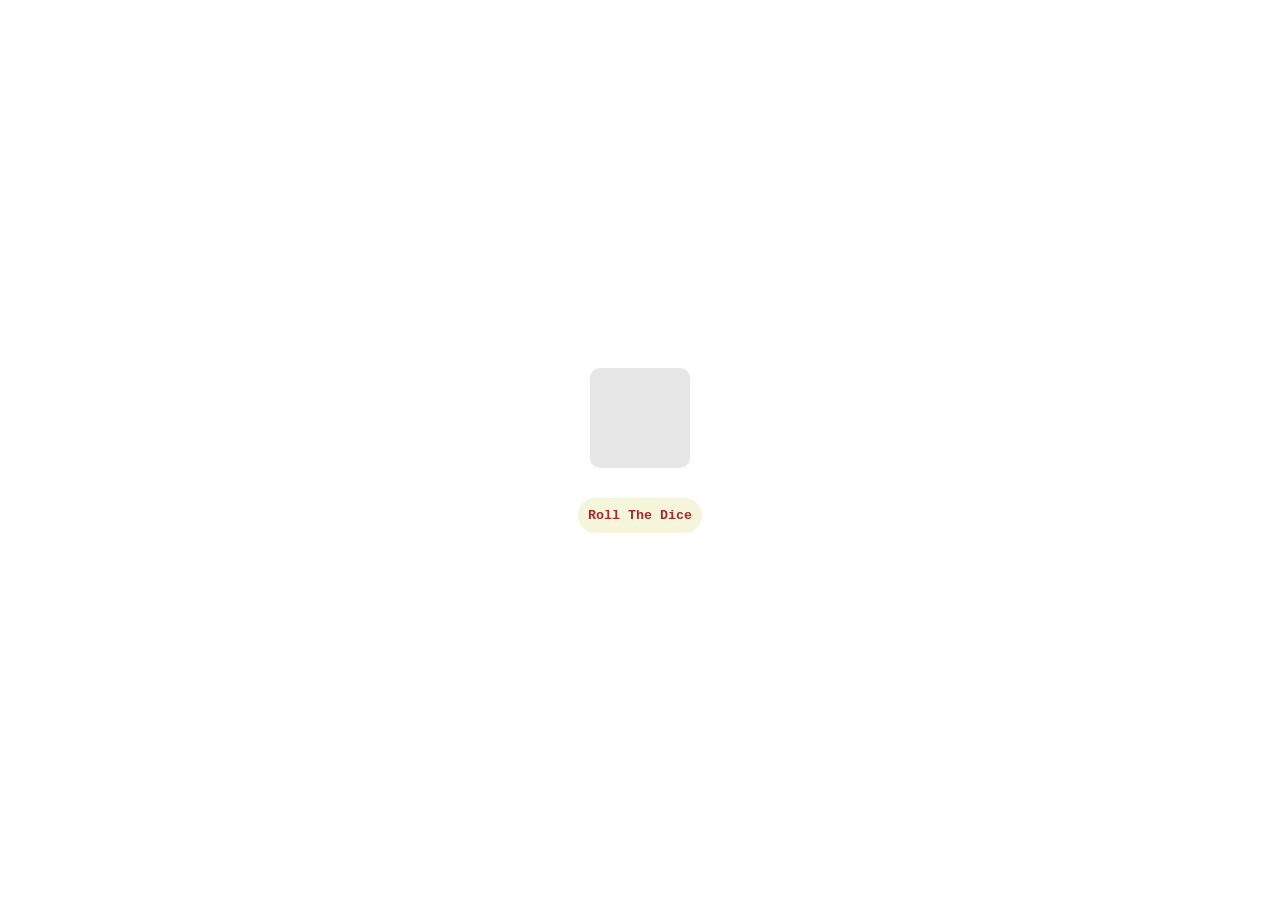
<file: Dice/index.html>
<!doctype html>
<html lang="en">
  <head>
    <meta charset="UTF-8" />
    <meta name="viewport" content="width=device-width, initial-scale=1.0" />
    <title>Document</title>
    <style>
      * {
        margin: 0;
        padding: 0;
      }
      body {
        display: flex;
        align-items: center;
        justify-content: center;
        flex-direction: column;
        height: 100vh;
        gap: 30px;
      }
      button {
        padding: 10px;
        border-radius: 50px;
        border: none;
        background-color: beige;
        color: brown;
        font-family: 'Courier New', Courier, monospace;
        font-weight: bold;
        transition: all 0.3s ease;
        cursor: pointer;
      }
      button:hover {
        transform: scale(1.05);
        box-shadow: 1px 1px 2px rgb(154, 154, 154);
        background-color: brown;
        color: beige;
      }
      button:active {
        transform: scale(0.9);
      }
      .dice {
        width: 100px;
        height: 100px;
        background-color: rgb(232, 231, 231);
        border-radius: 10px;
      }

      img {
        width: 100px;
        height: 100px;
      }

      .invisible {
        display: none;
      }

      .visible {
        display: inline;
      }
    </style>
  </head>
  <body>
    <div class="dice">
      <img class="invisible" src="1.png" alt="" id="one" />
      <img class="invisible" src="2.png" alt="" id="two" />
      <img class="invisible" src="3.png" alt="" id="three" />
      <img class="invisible" src="4.png" alt="" id="four" />
      <img class="invisible" src="5.png" alt="" id="five" />
      <img class="invisible" src="6.png" alt="" id="six" />
    </div>
    <button id="roll">Roll The Dice</button>
    <script>
      let randNum;

      one = document.getElementById("one");
      two = document.getElementById("two");
      three = document.getElementById("three");
      four = document.getElementById("four");
      five = document.getElementById("five");
      six = document.getElementById("six");

      roll = document.getElementById("roll");

      roll.onclick = function () {
        one.classList = "invisible";
        two.classList = "invisible";
        three.classList = "invisible";
        four.classList = "invisible";
        five.classList = "invisible";
        six.classList = "invisible";
        number = Math.random();
        randNum = Math.floor(number * 6 + 1);
        console.log(randNum);
        if (randNum == 1) {
          one.classList = "visible";
        } else if (randNum == 2) {
          two.classList = "visible";
        } else if (randNum == 3) {
          three.classList = "visible";
        } else if (randNum == 4) {
          four.classList = "visible";
        } else if (randNum == 5) {
          five.classList = "visible";
        } else if (randNum == 6) {
          six.classList = "visible";
        }
      };
    </script>
  </body>
</html>
</file>
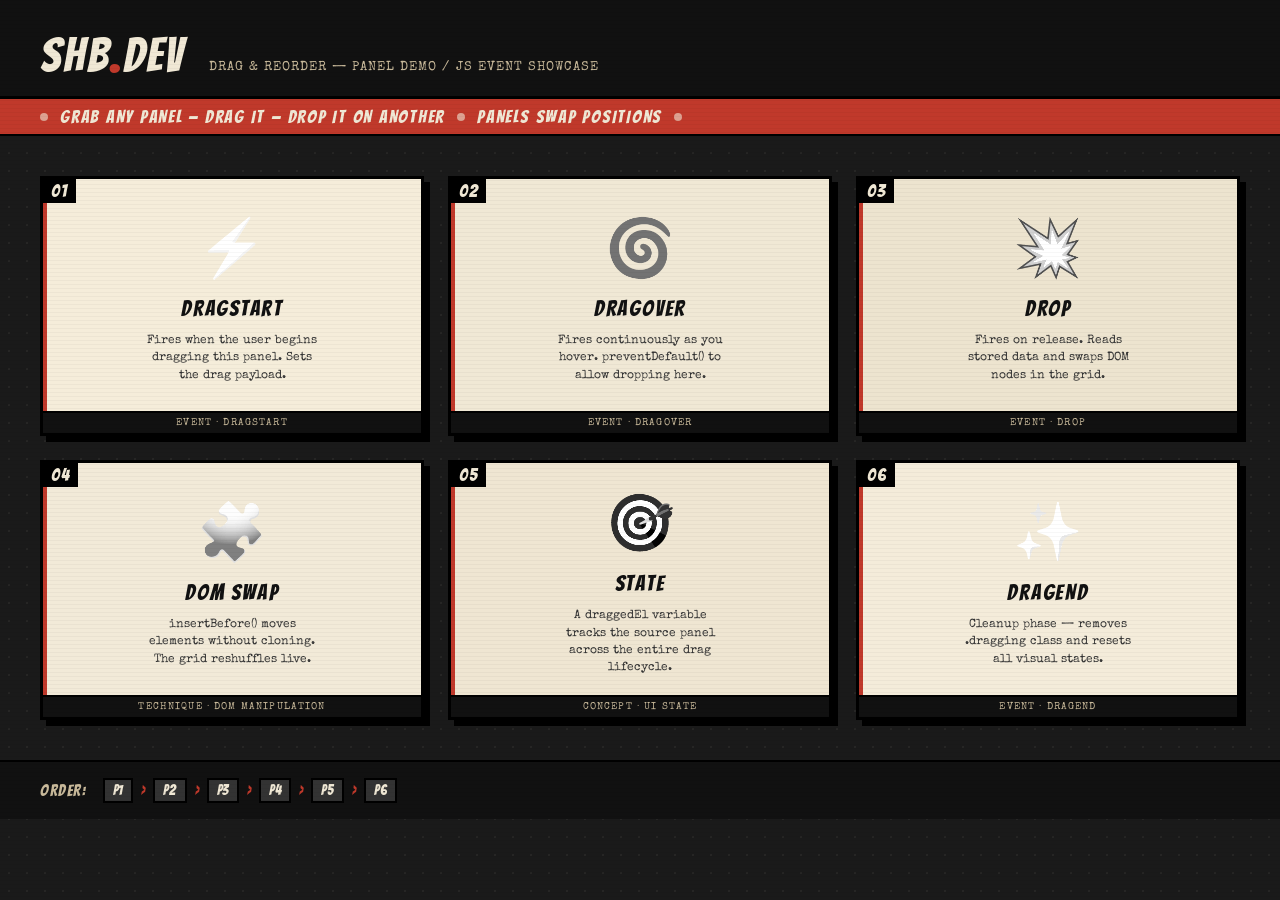
<file: Drag Panels/index.html>
<!DOCTYPE html>
<html lang="en">
<head>
<meta charset="UTF-8">
<meta name="viewport" content="width=device-width, initial-scale=1.0">
<title>Drag to Reorder — Comic Panels</title>
<link href="https://fonts.googleapis.com/css2?family=Bangers&family=Special+Elite&display=swap" rel="stylesheet">
<style>
  :root {
    --charcoal: #1a1a1a;
    --deep: #111111;
    --cream: #f0e8d5;
    --cream-dim: #c8b99a;
    --ink-red: #c0392b;
    --ink-red-dark: #922b21;
    --border: 3px solid #000;
    --panel-shadow: 6px 6px 0px #000;
  }

  * { margin: 0; padding: 0; box-sizing: border-box; }

  body {
    background: var(--charcoal);
    font-family: 'Special Elite', serif;
    min-height: 100vh;
    overflow-x: hidden;
    cursor: crosshair;
  }

  /* Halftone background */
  body::before {
    content: '';
    position: fixed;
    inset: 0;
    background-image: radial-gradient(circle, rgba(240,232,213,0.06) 1px, transparent 1px);
    background-size: 18px 18px;
    pointer-events: none;
    z-index: 0;
  }

  header {
    position: relative;
    z-index: 10;
    padding: 2rem 2.5rem 1rem;
    display: flex;
    align-items: flex-end;
    gap: 1.5rem;
    border-bottom: var(--border);
    background: var(--deep);
  }

  header::after {
    content: '';
    position: absolute;
    bottom: -6px;
    left: 0; right: 0;
    height: 3px;
    background: var(--ink-red);
  }

  .site-tag {
    font-family: 'Bangers', cursive;
    font-size: 3rem;
    color: var(--cream);
    letter-spacing: 0.05em;
    line-height: 1;
  }

  .site-tag span {
    color: var(--ink-red);
  }

  .subtitle {
    font-family: 'Special Elite', serif;
    color: var(--cream-dim);
    font-size: 0.8rem;
    letter-spacing: 0.08em;
    text-transform: uppercase;
    padding-bottom: 0.35rem;
  }

  .instruction-bar {
    position: relative;
    z-index: 10;
    background: var(--ink-red);
    padding: 0.5rem 2.5rem;
    display: flex;
    align-items: center;
    gap: 0.75rem;
    border-bottom: 2px solid #000;
  }

  .instruction-bar span {
    font-family: 'Bangers', cursive;
    font-size: 1.1rem;
    color: var(--cream);
    letter-spacing: 0.1em;
  }

  .instruction-bar .dot {
    width: 8px; height: 8px;
    border-radius: 50%;
    background: var(--cream);
    opacity: 0.6;
  }

  /* GRID */
  .grid-wrapper {
    position: relative;
    z-index: 5;
    padding: 2.5rem;
  }

  #panel-grid {
    display: grid;
    grid-template-columns: repeat(3, 1fr);
    grid-auto-rows: 260px;
    gap: 1.5rem;
  }

  /* PANEL */
  .panel {
    position: relative;
    background: var(--cream);
    border: var(--border);
    box-shadow: var(--panel-shadow);
    cursor: grab;
    transition: box-shadow 0.15s, transform 0.15s, opacity 0.15s;
    overflow: hidden;
    user-select: none;
  }

  .panel:active { cursor: grabbing; }

  .panel:hover {
    box-shadow: 10px 10px 0px #000;
    transform: translate(-2px, -2px);
    z-index: 20;
  }

  /* Panel number badge */
  .panel-num {
    position: absolute;
    top: 0; left: 0;
    background: #000;
    color: var(--cream);
    font-family: 'Bangers', cursive;
    font-size: 1.1rem;
    letter-spacing: 0.05em;
    padding: 0.15rem 0.5rem;
    z-index: 5;
  }

  /* Drag grip icon top-right */
  .grip {
    position: absolute;
    top: 0; right: 0;
    width: 28px; height: 28px;
    background: var(--ink-red);
    display: flex;
    flex-direction: column;
    align-items: center;
    justify-content: center;
    gap: 3px;
    z-index: 5;
    opacity: 0;
    transition: opacity 0.2s;
  }

  .panel:hover .grip { opacity: 1; }

  .grip-line {
    width: 14px; height: 2px;
    background: var(--cream);
    border-radius: 1px;
  }

  /* Panel inner content area */
  .panel-inner {
    width: 100%;
    height: 100%;
    display: flex;
    flex-direction: column;
    align-items: center;
    justify-content: center;
    padding: 1.5rem;
    gap: 0.75rem;
  }

  .panel-icon {
    font-size: 3.5rem;
    line-height: 1;
    filter: grayscale(1) contrast(2);
  }

  .panel-title {
    font-family: 'Bangers', cursive;
    font-size: 1.4rem;
    letter-spacing: 0.08em;
    color: #111;
    text-align: center;
  }

  .panel-desc {
    font-family: 'Special Elite', serif;
    font-size: 0.72rem;
    color: #333;
    text-align: center;
    line-height: 1.5;
    max-width: 170px;
  }

  .panel-tag {
    position: absolute;
    bottom: 0; left: 0; right: 0;
    background: #111;
    color: var(--cream-dim);
    font-family: 'Special Elite', serif;
    font-size: 0.6rem;
    letter-spacing: 0.12em;
    text-transform: uppercase;
    padding: 0.3rem 0.75rem;
    text-align: center;
    border-top: 2px solid #000;
  }

  /* Panel accent bar on left edge */
  .panel::before {
    content: '';
    position: absolute;
    left: 0; top: 0; bottom: 0;
    width: 4px;
    background: var(--ink-red);
  }

  /* Each panel gets a unique subtle tint */
  .panel[data-id="1"] { background: #f5edda; }
  .panel[data-id="2"] { background: #f0e8d5; }
  .panel[data-id="3"] { background: #ede4cf; }
  .panel[data-id="4"] { background: #f2ead8; }
  .panel[data-id="5"] { background: #efe6d2; }
  .panel[data-id="6"] { background: #f4ecda; }

  /* --- DRAG STATES --- */
  .panel.dragging {
    opacity: 0.3;
    box-shadow: 2px 2px 0 #000;
    transform: none;
    cursor: grabbing;
  }

  .panel.drag-over {
    outline: 3px dashed var(--ink-red);
    outline-offset: -3px;
    background: #e8ddc8;
    box-shadow: 12px 12px 0 var(--ink-red-dark);
    transform: scale(1.03) translate(-2px,-2px);
    z-index: 30;
  }

  /* Drop flash animation */
  @keyframes dropFlash {
    0%   { background: #c0392b22; }
    50%  { background: #c0392b44; }
    100% { background: inherit; }
  }

  .panel.dropped {
    animation: dropFlash 0.35s ease;
  }

  /* Floating drag ghost */
  #drag-ghost {
    position: fixed;
    pointer-events: none;
    z-index: 9999;
    transform: rotate(-3deg) scale(1.05);
    box-shadow: 14px 14px 0 rgba(0,0,0,0.5);
    border: 3px solid #000;
    background: var(--cream);
    padding: 0.5rem 1rem;
    font-family: 'Bangers', cursive;
    font-size: 1.2rem;
    letter-spacing: 0.1em;
    color: #111;
    opacity: 0;
    transition: opacity 0.1s;
    display: flex;
    align-items: center;
    gap: 0.5rem;
    white-space: nowrap;
  }

  #drag-ghost.visible { opacity: 0.95; }

  #drag-ghost::before {
    content: '';
    display: block;
    width: 4px;
    align-self: stretch;
    background: var(--ink-red);
    margin-right: 0.25rem;
  }

  /* Order counter */
  .order-strip {
    position: relative;
    z-index: 10;
    padding: 1rem 2.5rem;
    display: flex;
    gap: 0.5rem;
    align-items: center;
    border-top: 2px solid #000;
    background: var(--deep);
  }

  .order-label {
    font-family: 'Bangers', cursive;
    color: var(--cream-dim);
    font-size: 1rem;
    letter-spacing: 0.1em;
    margin-right: 0.5rem;
  }

  .order-item {
    font-family: 'Bangers', cursive;
    font-size: 0.9rem;
    color: var(--cream);
    background: #333;
    border: 2px solid #000;
    padding: 0.15rem 0.5rem;
    letter-spacing: 0.05em;
    transition: background 0.3s;
  }

  .order-item.highlight {
    background: var(--ink-red);
  }

  .order-arrow {
    color: var(--ink-red);
    font-family: 'Bangers', cursive;
    font-size: 0.9rem;
  }

  /* Ink splat on drop */
  .splat {
    position: fixed;
    pointer-events: none;
    z-index: 9998;
    width: 60px; height: 60px;
    border-radius: 50%;
    background: var(--ink-red);
    opacity: 0;
    transform: scale(0);
    animation: splat 0.4s ease-out forwards;
  }

  @keyframes splat {
    0%   { opacity: 0.7; transform: scale(0); }
    60%  { opacity: 0.5; transform: scale(1.4); }
    100% { opacity: 0; transform: scale(1.8); }
  }

  /* Scanline overlay for texture */
  .scanlines {
    position: fixed;
    inset: 0;
    background: repeating-linear-gradient(
      0deg,
      transparent,
      transparent 3px,
      rgba(0,0,0,0.03) 3px,
      rgba(0,0,0,0.03) 4px
    );
    pointer-events: none;
    z-index: 1000;
  }
</style>
</head>
<body>

<div class="scanlines"></div>

<header>
  <div class="site-tag">SHB<span>.</span>DEV</div>
  <div class="subtitle">drag &amp; reorder — panel demo / js event showcase</div>
</header>

<div class="instruction-bar">
  <div class="dot"></div>
  <span>GRAB ANY PANEL — DRAG IT — DROP IT ON ANOTHER</span>
  <div class="dot"></div>
  <span>PANELS SWAP POSITIONS</span>
  <div class="dot"></div>
</div>

<div class="grid-wrapper">
  <div id="panel-grid">

    <div class="panel" data-id="1" draggable="true">
      <div class="panel-num">01</div>
      <div class="grip"><div class="grip-line"></div><div class="grip-line"></div><div class="grip-line"></div></div>
      <div class="panel-inner">
        <div class="panel-icon">⚡</div>
        <div class="panel-title">DRAGSTART</div>
        <div class="panel-desc">Fires when the user begins dragging this panel. Sets the drag payload.</div>
      </div>
      <div class="panel-tag">event · dragstart</div>
    </div>

    <div class="panel" data-id="2" draggable="true">
      <div class="panel-num">02</div>
      <div class="grip"><div class="grip-line"></div><div class="grip-line"></div><div class="grip-line"></div></div>
      <div class="panel-inner">
        <div class="panel-icon">🌀</div>
        <div class="panel-title">DRAGOVER</div>
        <div class="panel-desc">Fires continuously as you hover. preventDefault() to allow dropping here.</div>
      </div>
      <div class="panel-tag">event · dragover</div>
    </div>

    <div class="panel" data-id="3" draggable="true">
      <div class="panel-num">03</div>
      <div class="grip"><div class="grip-line"></div><div class="grip-line"></div><div class="grip-line"></div></div>
      <div class="panel-inner">
        <div class="panel-icon">💥</div>
        <div class="panel-title">DROP</div>
        <div class="panel-desc">Fires on release. Reads stored data and swaps DOM nodes in the grid.</div>
      </div>
      <div class="panel-tag">event · drop</div>
    </div>

    <div class="panel" data-id="4" draggable="true">
      <div class="panel-num">04</div>
      <div class="grip"><div class="grip-line"></div><div class="grip-line"></div><div class="grip-line"></div></div>
      <div class="panel-inner">
        <div class="panel-icon">🧩</div>
        <div class="panel-title">DOM SWAP</div>
        <div class="panel-desc">insertBefore() moves elements without cloning. The grid reshuffles live.</div>
      </div>
      <div class="panel-tag">technique · dom manipulation</div>
    </div>

    <div class="panel" data-id="5" draggable="true">
      <div class="panel-num">05</div>
      <div class="grip"><div class="grip-line"></div><div class="grip-line"></div><div class="grip-line"></div></div>
      <div class="panel-inner">
        <div class="panel-icon">🎯</div>
        <div class="panel-title">STATE</div>
        <div class="panel-desc">A draggedEl variable tracks the source panel across the entire drag lifecycle.</div>
      </div>
      <div class="panel-tag">concept · ui state</div>
    </div>

    <div class="panel" data-id="6" draggable="true">
      <div class="panel-num">06</div>
      <div class="grip"><div class="grip-line"></div><div class="grip-line"></div><div class="grip-line"></div></div>
      <div class="panel-inner">
        <div class="panel-icon">✨</div>
        <div class="panel-title">DRAGEND</div>
        <div class="panel-desc">Cleanup phase — removes .dragging class and resets all visual states.</div>
      </div>
      <div class="panel-tag">event · dragend</div>
    </div>

  </div>
</div>

<div class="order-strip" id="order-strip">
  <span class="order-label">ORDER:</span>
</div>

<!-- Custom ghost label -->
<div id="drag-ghost">
  <span id="ghost-text">PANEL</span>
</div>

<script>
  const grid = document.getElementById('panel-grid');
  const ghost = document.getElementById('drag-ghost');
  const ghostText = document.getElementById('ghost-text');
  const orderStrip = document.getElementById('order-strip');

  let draggedEl = null;
  let mouseX = 0, mouseY = 0;

  // Track mouse for ghost positioning
  document.addEventListener('mousemove', e => {
    mouseX = e.clientX;
    mouseY = e.clientY;
    if (ghost.classList.contains('visible')) {
      ghost.style.left = (mouseX + 16) + 'px';
      ghost.style.top  = (mouseY - 20) + 'px';
    }
  });

  function getPanels() {
    return Array.from(grid.querySelectorAll('.panel'));
  }

  function updateOrderStrip(highlightId = null) {
    const panels = getPanels();
    orderStrip.innerHTML = '<span class="order-label">ORDER:</span>';
    panels.forEach((p, i) => {
      const id = p.dataset.id;
      const item = document.createElement('span');
      item.className = 'order-item' + (id === highlightId ? ' highlight' : '');
      item.textContent = `P${id}`;
      orderStrip.appendChild(item);
      if (i < panels.length - 1) {
        const arrow = document.createElement('span');
        arrow.className = 'order-arrow';
        arrow.textContent = '›';
        orderStrip.appendChild(arrow);
      }
    });
  }

  function spawnSplat(x, y) {
    const s = document.createElement('div');
    s.className = 'splat';
    s.style.left = (x - 30) + 'px';
    s.style.top  = (y - 30) + 'px';
    document.body.appendChild(s);
    setTimeout(() => s.remove(), 450);
  }

  // Attach events to all panels (and re-attach after swaps)
  function attachEvents(panel) {
    panel.addEventListener('dragstart', onDragStart);
    panel.addEventListener('dragover',  onDragOver);
    panel.addEventListener('dragleave', onDragLeave);
    panel.addEventListener('drop',      onDrop);
    panel.addEventListener('dragend',   onDragEnd);
  }

  function onDragStart(e) {
    draggedEl = this;
    e.dataTransfer.effectAllowed = 'move';
    e.dataTransfer.setData('text/plain', this.dataset.id);

    // Hide native ghost — use our custom one
    const blankImg = new Image();
    blankImg.src = '[data-uri]';
    e.dataTransfer.setDragImage(blankImg, 0, 0);

    // Show custom ghost
    const title = this.querySelector('.panel-title').textContent;
    ghostText.textContent = title;
    ghost.style.left = (mouseX + 16) + 'px';
    ghost.style.top  = (mouseY - 20) + 'px';

    setTimeout(() => {
      this.classList.add('dragging');
      ghost.classList.add('visible');
    }, 10);
  }

  function onDragOver(e) {
    e.preventDefault();
    e.dataTransfer.dropEffect = 'move';
    if (this !== draggedEl) {
      this.classList.add('drag-over');
    }
  }

  function onDragLeave(e) {
    this.classList.remove('drag-over');
  }

  function onDrop(e) {
    e.preventDefault();
    if (!draggedEl || draggedEl === this) return;

    this.classList.remove('drag-over');

    // Swap positions in DOM
    const allPanels = getPanels();
    const fromIdx = allPanels.indexOf(draggedEl);
    const toIdx   = allPanels.indexOf(this);

    if (fromIdx < toIdx) {
      grid.insertBefore(draggedEl, this.nextSibling);
    } else {
      grid.insertBefore(draggedEl, this);
    }

    // Splat effect at drop point
    const rect = this.getBoundingClientRect();
    spawnSplat(rect.left + rect.width / 2, rect.top + rect.height / 2);

    // Flash dropped panel
    this.classList.add('dropped');
    setTimeout(() => this.classList.remove('dropped'), 400);

    updateOrderStrip(draggedEl.dataset.id);
  }

  function onDragEnd(e) {
    if (draggedEl) draggedEl.classList.remove('dragging');
    ghost.classList.remove('visible');
    document.querySelectorAll('.panel.drag-over').forEach(p => p.classList.remove('drag-over'));
    draggedEl = null;
  }

  // Init
  getPanels().forEach(attachEvents);
  updateOrderStrip();
</script>
</body>
</html>
</file>
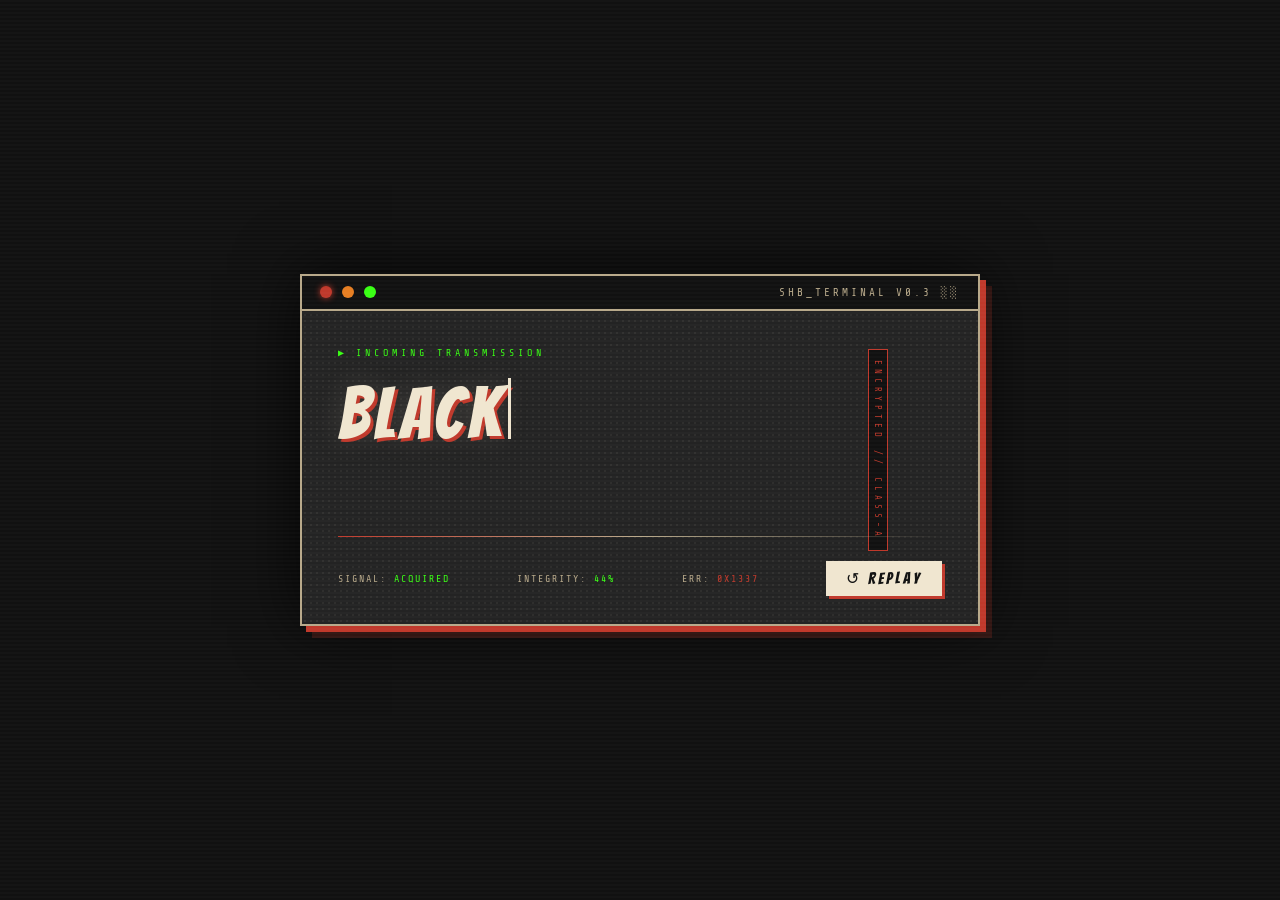
<file: Typewriter/index.html>
<!DOCTYPE html>
<html lang="en">
<head>
<meta charset="UTF-8">
<meta name="viewport" content="width=device-width, initial-scale=1.0">
<title>Glitch Typewriter — Hacked Transmission</title>
<link href="https://fonts.googleapis.com/css2?family=Bangers&family=Share+Tech+Mono&family=VT323&display=swap" rel="stylesheet">
<style>
  :root {
    --charcoal: #1a1a1a;
    --charcoal-deep: #111111;
    --charcoal-mid: #232323;
    --cream: #f0e6d0;
    --cream-dim: #b8a98a;
    --ink-red: #c0392b;
    --ink-red-glow: rgba(192, 57, 43, 0.4);
    --green-terminal: #39ff14;
    --green-dim: rgba(57, 255, 20, 0.15);
    --scan-line: rgba(255,255,255,0.02);
  }

  *, *::before, *::after { box-sizing: border-box; margin: 0; padding: 0; }

  body {
    background: var(--charcoal-deep);
    min-height: 100vh;
    display: flex;
    align-items: center;
    justify-content: center;
    font-family: 'Share Tech Mono', monospace;
    overflow: hidden;
  }

  /* Scan-line overlay on entire page */
  body::before {
    content: '';
    position: fixed;
    inset: 0;
    background: repeating-linear-gradient(
      0deg,
      transparent,
      transparent 2px,
      var(--scan-line) 2px,
      var(--scan-line) 4px
    );
    pointer-events: none;
    z-index: 9999;
  }

  /* ── CARD ── */
  .card {
    position: relative;
    width: min(680px, 96vw);
    background: var(--charcoal-mid);
    border: 2px solid var(--cream-dim);
    padding: 0;
    overflow: hidden;
    /* hard offset box-shadow — graphic novel style */
    box-shadow:
      6px 6px 0 var(--ink-red),
      12px 12px 0 rgba(192,57,43,0.2),
      0 0 60px rgba(0,0,0,0.8);
  }

  /* Halftone texture overlay */
  .card::before {
    content: '';
    position: absolute;
    inset: 0;
    background-image: radial-gradient(circle, rgba(240,230,208,0.06) 1px, transparent 1px);
    background-size: 6px 6px;
    pointer-events: none;
    z-index: 0;
  }

  /* ── HEADER BAR ── */
  .card-header {
    position: relative;
    background: var(--charcoal-deep);
    border-bottom: 2px solid var(--cream-dim);
    padding: 10px 18px;
    display: flex;
    align-items: center;
    gap: 10px;
    z-index: 1;
  }

  .dot { width: 12px; height: 12px; border-radius: 50%; }
  .dot-red   { background: var(--ink-red); box-shadow: 0 0 6px var(--ink-red); }
  .dot-amber { background: #e67e22; }
  .dot-green { background: var(--green-terminal); }

  .header-label {
    margin-left: auto;
    font-family: 'Share Tech Mono', monospace;
    font-size: 11px;
    color: var(--cream-dim);
    letter-spacing: 3px;
    text-transform: uppercase;
  }

  /* ── BODY ── */
  .card-body {
    position: relative;
    padding: 36px 36px 28px;
    z-index: 1;
  }

  /* Transmission label */
  .transmission-label {
    font-family: 'Share Tech Mono', monospace;
    font-size: 10px;
    color: var(--green-terminal);
    letter-spacing: 4px;
    text-transform: uppercase;
    margin-bottom: 18px;
    display: flex;
    align-items: center;
    gap: 8px;
  }
  .transmission-label::before {
    content: '▶';
    animation: blink-green 1s step-end infinite;
  }
  @keyframes blink-green {
    0%, 100% { opacity: 1; }
    50% { opacity: 0; }
  }

  /* ── MAIN GLITCH TEXT ── */
  .glitch-display {
    font-family: 'Bangers', cursive;
    font-size: clamp(42px, 8vw, 72px);
    color: var(--cream);
    letter-spacing: 4px;
    line-height: 1.05;
    min-height: 1.2em;
    position: relative;
    /* text-shadow stack for depth */
    text-shadow:
      3px 3px 0 var(--ink-red),
      0 0 30px rgba(240,230,208,0.15);
    word-break: break-all;
  }

  .glitch-display.is-glitching {
    animation: glitch-shake 0.08s ease infinite;
  }

  @keyframes glitch-shake {
    0%   { transform: translate(0, 0); }
    25%  { transform: translate(-2px, 1px); }
    50%  { transform: translate(2px, -1px); }
    75%  { transform: translate(-1px, -2px); }
    100% { transform: translate(1px, 1px); }
  }

  /* RGB split on glitch chars */
  .glitch-char {
    display: inline-block;
    color: var(--green-terminal);
    position: relative;
    animation: char-flicker 0.05s step-end infinite;
  }
  .glitch-char::before {
    content: attr(data-char);
    position: absolute;
    left: 2px; top: 0;
    color: var(--ink-red);
    opacity: 0.8;
  }
  .glitch-char::after {
    content: attr(data-char);
    position: absolute;
    left: -2px; top: 0;
    color: #00d4ff;
    opacity: 0.8;
  }

  @keyframes char-flicker {
    0%, 100% { opacity: 1; }
    33%  { opacity: 0.4; }
    66%  { opacity: 1; }
  }

  /* Blinking cursor */
  .cursor {
    display: inline-block;
    width: 3px;
    height: 0.85em;
    background: var(--cream);
    margin-left: 4px;
    vertical-align: middle;
    animation: cursor-blink 0.7s step-end infinite;
    position: relative;
    top: -4px;
  }
  .cursor.hidden { display: none; }

  /* ── SUB TEXT ── */
  .sub-text {
    margin-top: 20px;
    font-family: 'Share Tech Mono', monospace;
    font-size: 12px;
    color: var(--cream-dim);
    letter-spacing: 1.5px;
    line-height: 1.7;
    min-height: 2.5em;
  }

  .sub-text .typed-sub {
    border-right: 1px solid var(--cream-dim);
  }

  /* ── DIVIDER ── */
  .divider {
    margin: 24px 0;
    border: none;
    height: 1px;
    background: linear-gradient(90deg, var(--ink-red), var(--cream-dim), transparent);
  }

  /* ── STATUS ROW ── */
  .status-row {
    display: flex;
    justify-content: space-between;
    align-items: center;
    flex-wrap: wrap;
    gap: 8px;
  }

  .status-item {
    font-family: 'Share Tech Mono', monospace;
    font-size: 10px;
    color: var(--cream-dim);
    letter-spacing: 2px;
    text-transform: uppercase;
  }

  .status-item span {
    color: var(--green-terminal);
  }

  .status-item.error span {
    color: var(--ink-red);
    animation: blink-green 0.4s step-end infinite;
  }

  /* ── REPLAY BUTTON ── */
  .replay-btn {
    font-family: 'Bangers', cursive;
    font-size: 16px;
    letter-spacing: 3px;
    color: var(--charcoal-deep);
    background: var(--cream);
    border: none;
    padding: 8px 20px;
    cursor: pointer;
    box-shadow: 3px 3px 0 var(--ink-red);
    transition: transform 0.1s, box-shadow 0.1s;
    text-transform: uppercase;
  }
  .replay-btn:hover {
    transform: translate(-2px, -2px);
    box-shadow: 5px 5px 0 var(--ink-red);
  }
  .replay-btn:active {
    transform: translate(2px, 2px);
    box-shadow: 1px 1px 0 var(--ink-red);
  }

  /* ── NOISE BARS (glitch artifact) ── */
  .noise-bar {
    position: absolute;
    left: 0; right: 0;
    height: 3px;
    background: linear-gradient(90deg,
      transparent,
      rgba(57,255,20,0.6),
      rgba(192,57,43,0.6),
      transparent
    );
    pointer-events: none;
    opacity: 0;
    z-index: 10;
  }

  @keyframes noise-sweep {
    0%   { top: 0%; opacity: 0; }
    10%  { opacity: 1; }
    90%  { opacity: 1; }
    100% { top: 100%; opacity: 0; }
  }

  /* ── SIDE DECORATION ── */
  .side-tag {
    position: absolute;
    right: -1px;
    top: 50%;
    transform: translateY(-50%) rotate(90deg);
    font-family: 'Share Tech Mono', monospace;
    font-size: 9px;
    letter-spacing: 4px;
    color: var(--ink-red);
    background: var(--charcoal-deep);
    border: 1px solid var(--ink-red);
    padding: 4px 10px;
    transform-origin: center;
    white-space: nowrap;
  }

  @keyframes cursor-blink {
    0%, 100% { opacity: 1; }
    50% { opacity: 0; }
  }
</style>
</head>
<body>

<div class="card" id="card">
  <!-- Decorative noise bars (animated on glitch) -->
  <div class="noise-bar" id="noisebar"></div>

  <div class="card-header">
    <div class="dot dot-red"></div>
    <div class="dot dot-amber"></div>
    <div class="dot dot-green"></div>
    <div class="header-label">SHB_TERMINAL v0.3 ░░</div>
  </div>

  <div class="card-body">
    <div class="transmission-label">INCOMING TRANSMISSION</div>

    <div class="glitch-display" id="glitch-display">
      <span id="text-output"></span><span class="cursor" id="cursor"></span>
    </div>

    <p class="sub-text" id="sub-text"></p>

    <hr class="divider">

    <div class="status-row">
      <div class="status-item">SIGNAL: <span id="signal-val">──</span></div>
      <div class="status-item">INTEGRITY: <span id="integrity-val">──</span></div>
      <div class="status-item error">ERR: <span id="err-val">0x00</span></div>
      <button class="replay-btn" id="replay-btn" onclick="startSequence()">↺ REPLAY</button>
    </div>
  </div>

  <div class="side-tag">ENCRYPTED // CLASS-A</div>
</div>

<script>
// ─────────────────────────────────────────────
//  CONFIG
// ─────────────────────────────────────────────
const WORDS = [
  "BLACKOUT",
  "CORRUPTED",
  "OVERRIDE",
  "REDACTED",
  "SIGNAL_LOST",
  "DECRYPT",
  "EXECUTE",
];

const SUB_LINES = [
  "Transmission intercepted. Origin: UNKNOWN.",
  "Auth bypass detected on port 7734.",
  "Memory integrity compromised. Proceed?",
  "Signal rerouted through 14 proxies.",
  "Checksum mismatch — data may be altered.",
  "Unknown entity requesting system access.",
  "Decryption key verified. File unlocked.",
];

const GLITCH_CHARS = "!@#$%^&*<>?/|\\~`0123456789ABCDEFGHIJKLMNOPQRSTUVWXYZ█▓▒░▄▀■□●○";
const ERR_CODES = ["0xDEAD","0xFF3A","0x1337","0xC0DE","0xBAD1","0xNULL","0xGLCH"];

// ─────────────────────────────────────────────
//  STATE
// ─────────────────────────────────────────────
let wordIndex = 0;
let running = false;
let masterTimer = null;

// ─────────────────────────────────────────────
//  DOM REFS
// ─────────────────────────────────────────────
const display   = document.getElementById('glitch-display');
const textOut   = document.getElementById('text-output');
const cursor    = document.getElementById('cursor');
const subText   = document.getElementById('sub-text');
const signalVal = document.getElementById('signal-val');
const integVal  = document.getElementById('integrity-val');
const errVal    = document.getElementById('err-val');
const noiseBar  = document.getElementById('noisebar');
const card      = document.getElementById('card');

// ─────────────────────────────────────────────
//  UTILITIES
// ─────────────────────────────────────────────
function randomChar() {
  return GLITCH_CHARS[Math.floor(Math.random() * GLITCH_CHARS.length)];
}

function randomBetween(min, max) {
  return Math.floor(Math.random() * (max - min + 1)) + min;
}

function sleep(ms) {
  return new Promise(resolve => setTimeout(resolve, ms));
}

function setSignal(val) {
  signalVal.textContent = val;
}
function setIntegrity(val) {
  integVal.textContent = val;
}
function setErr(code) {
  errVal.textContent = code;
}

// ─────────────────────────────────────────────
//  NOISE BAR EFFECT
// ─────────────────────────────────────────────
function fireNoise() {
  noiseBar.style.animation = 'none';
  noiseBar.offsetHeight; // reflow
  noiseBar.style.animation = `noise-sweep ${randomBetween(3,5) * 0.1}s linear`;
}

// ─────────────────────────────────────────────
//  TYPEWRITER
//  Returns a promise that resolves when done
// ─────────────────────────────────────────────
async function typeWord(word, speed = 90) {
  textOut.textContent = '';
  cursor.classList.remove('hidden');
  for (let i = 0; i < word.length; i++) {
    textOut.textContent += word[i];
    await sleep(speed + randomBetween(-20, 30));
  }
}

// ─────────────────────────────────────────────
//  GLITCH PHASE
//  Scrambles some characters then resolves
// ─────────────────────────────────────────────
async function glitchResolve(finalWord) {
  display.classList.add('is-glitching');
  cursor.classList.add('hidden');
  setErr(ERR_CODES[Math.floor(Math.random() * ERR_CODES.length)]);
  fireNoise();

  const SCRAMBLE_ROUNDS = 8;
  const SCRAMBLE_DELAY  = 55;

  for (let round = 0; round < SCRAMBLE_ROUNDS; round++) {
    // Build a mixed string: some final chars already settled, rest scrambled
    let settled = Math.floor((round / SCRAMBLE_ROUNDS) * finalWord.length);
    let html = '';

    for (let i = 0; i < finalWord.length; i++) {
      if (i < settled) {
        // settled characters — plain cream
        html += `<span style="color:var(--cream)">${finalWord[i]}</span>`;
      } else {
        // scrambled character with RGB split
        const ch = randomChar();
        html += `<span class="glitch-char" data-char="${ch}">${ch}</span>`;
      }
    }

    textOut.innerHTML = html;
    await sleep(SCRAMBLE_DELAY);
  }

  // Final resolved state — all plain
  textOut.textContent = finalWord;
  display.classList.remove('is-glitching');
  setIntegrity('100%');
  setErr('0x00');
}

// ─────────────────────────────────────────────
//  SUB-TEXT TYPEWRITER (smaller)
// ─────────────────────────────────────────────
async function typeSub(line, speed = 30) {
  subText.textContent = '';
  for (let i = 0; i < line.length; i++) {
    subText.textContent += line[i];
    await sleep(speed + randomBetween(-10, 15));
  }
}

// ─────────────────────────────────────────────
//  STATIC / NOISE INTRO (before typing)
// ─────────────────────────────────────────────
async function noiseIntro(duration = 400) {
  const end = Date.now() + duration;
  cursor.classList.add('hidden');

  while (Date.now() < end) {
    const len = randomBetween(3, 8);
    let s = '';
    for (let i = 0; i < len; i++) s += randomChar();
    textOut.innerHTML = `<span class="glitch-char" data-char="${s[0]}">${s}</span>`;
    setSignal(`${randomBetween(10,80)}%`);
    setIntegrity(`${randomBetween(10,60)}%`);
    setErr(ERR_CODES[Math.floor(Math.random() * ERR_CODES.length)]);
    fireNoise();
    await sleep(60);
  }

  textOut.innerHTML = '';
}

// ─────────────────────────────────────────────
//  MAIN SEQUENCE
// ─────────────────────────────────────────────
async function startSequence() {
  if (running) return;
  running = true;

  const word    = WORDS[wordIndex % WORDS.length];
  const subLine = SUB_LINES[wordIndex % SUB_LINES.length];
  wordIndex++;

  // Reset
  subText.textContent = '';
  setSignal('──');
  setIntegrity('──');
  setErr('0x00');
  display.classList.remove('is-glitching');

  // Phase 1: noise static
  await noiseIntro(450);

  // Phase 2: signal acquired
  setSignal('ACQUIRED');
  cursor.classList.remove('hidden');
  await sleep(200);

  // Phase 3: type it out
  await typeWord(word, 85);
  await sleep(300);

  // Phase 4: glitch scramble → resolve
  await glitchResolve(word);

  // Phase 5: cursor blink pause
  cursor.classList.remove('hidden');
  await sleep(500);
  cursor.classList.add('hidden');

  // Phase 6: sub-text appears
  await sleep(200);
  await typeSub(subLine, 28);

  running = false;
}

// ─────────────────────────────────────────────
//  AUTO-CYCLE every 5 seconds
// ─────────────────────────────────────────────
function scheduleNext() {
  clearTimeout(masterTimer);
  masterTimer = setTimeout(async () => {
    await startSequence();
    scheduleNext();
  }, 5200);
}

// KICK OFF
(async () => {
  await startSequence();
  scheduleNext();
})();
</script>
</body>
</html>
</file>
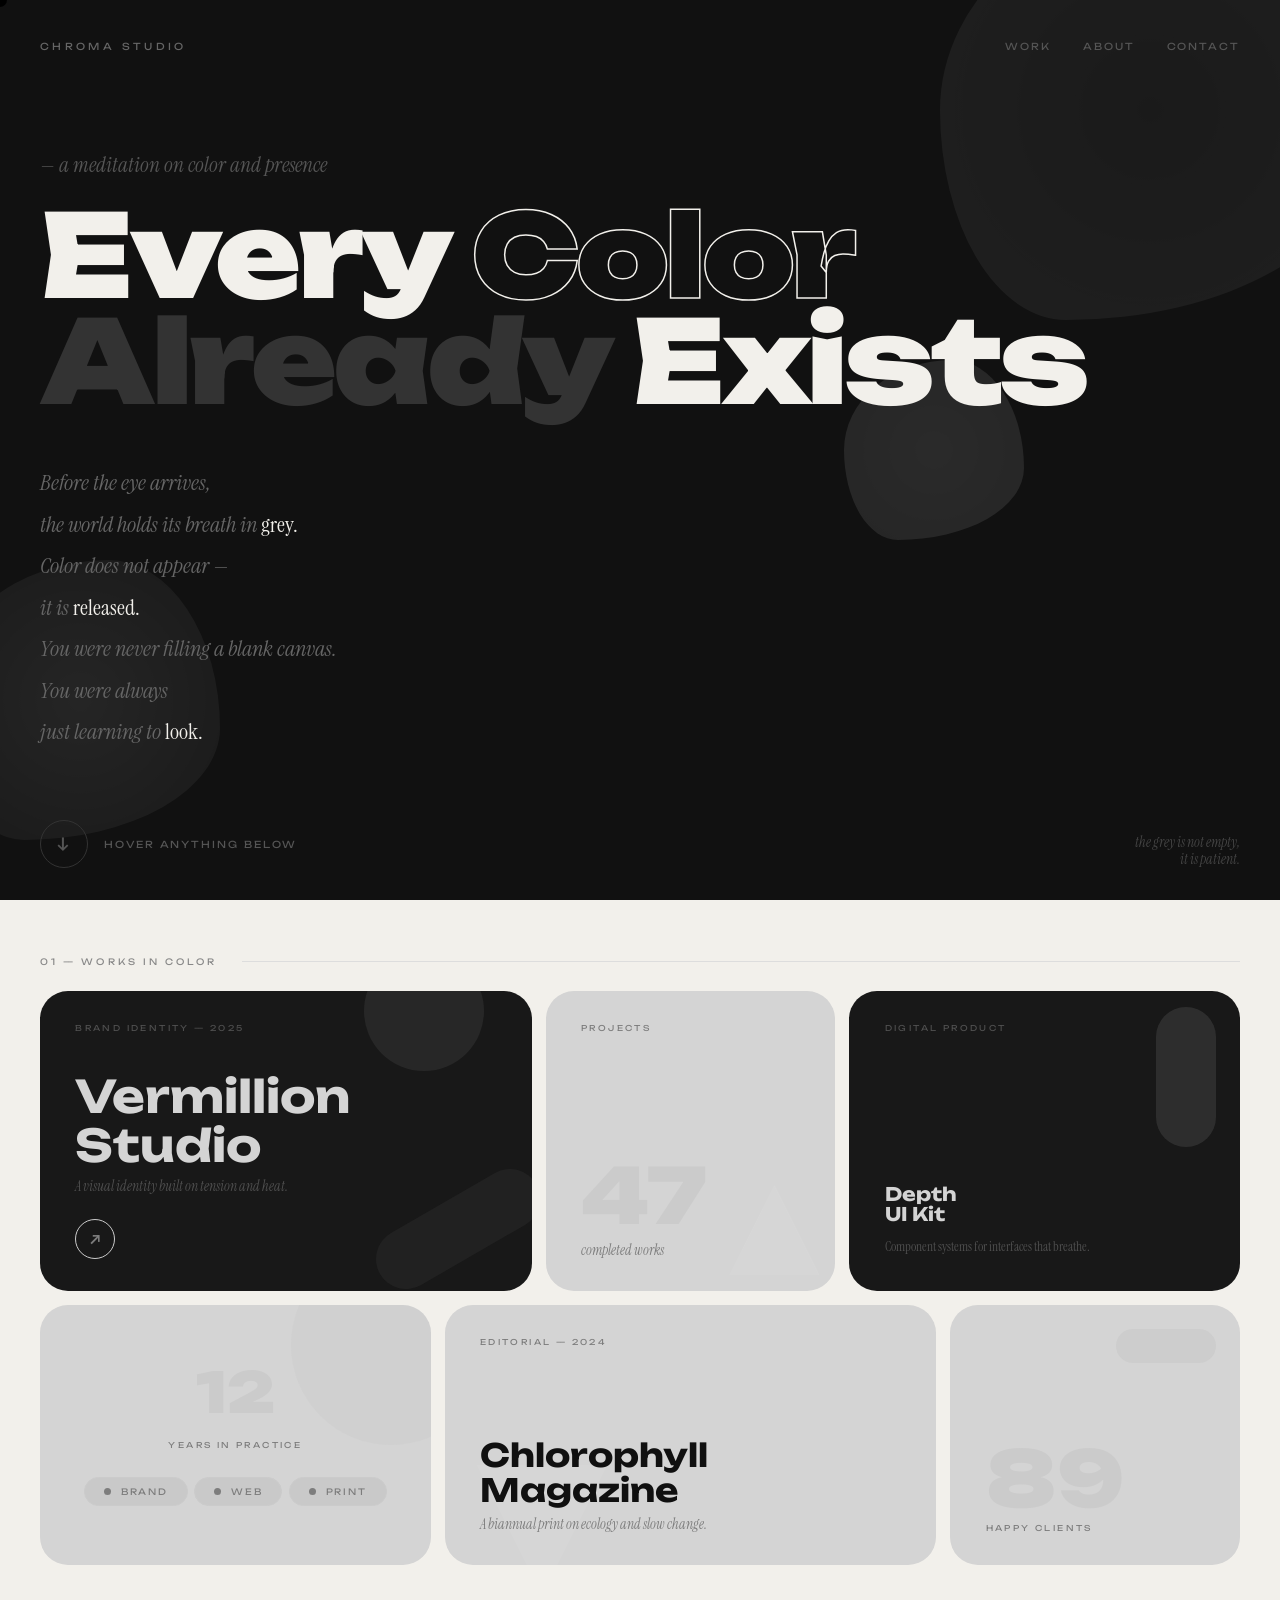
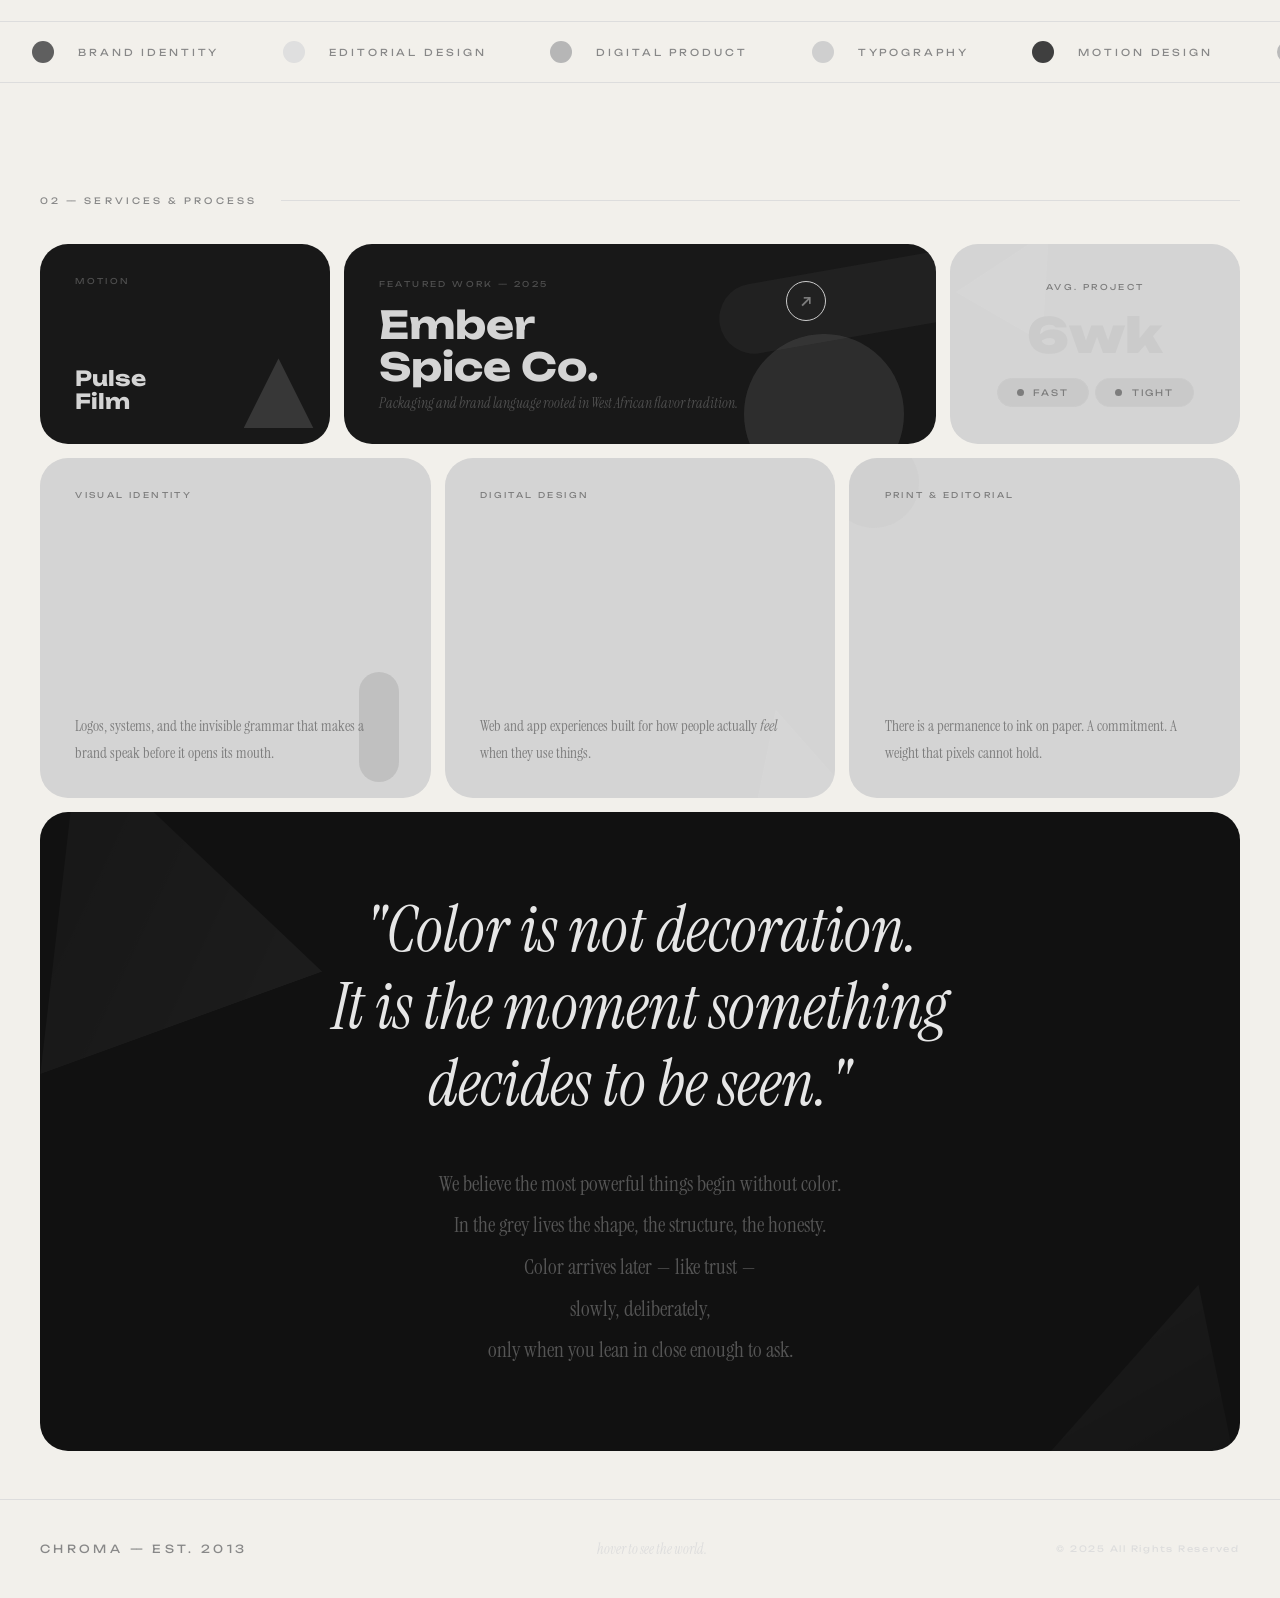
<file: colorblind/colorblind.html>
<!DOCTYPE html>
<html lang="en">
<head>
  <meta charset="UTF-8" />
  <meta name="viewport" content="width=device-width, initial-scale=1.0"/>
  <title>Chroma — Color Lives Inside Everything</title>
  <link href="https://fonts.googleapis.com/css2?family=Unbounded:wght@300;400;700;900&family=Instrument+Serif:ital@0;1&display=swap" rel="stylesheet"/>
  <link rel="stylesheet" href="colorblind.css">
</head>
<body>

<div id="cursor"></div>

<section class="hero">
  <div class="hero-blob blob-1"></div>
  <div class="hero-blob blob-2"></div>
  <div class="hero-blob blob-3"></div>

  <div class="hero-top">
    <div class="hero-logo">Chroma Studio</div>
    <nav class="hero-nav">
      <span>Work</span>
      <span>About</span>
      <span>Contact</span>
    </nav>
  </div>

  <div class="hero-center">
    <p class="hero-eyebrow">— a meditation on color and presence</p>
    <h1 class="hero-title">
      <span>Every</span>
      <span class="line-outline">Color</span>
      <span class="line-gray">Already</span>
      <span>Exists</span>
    </h1>
    <p class="hero-poem-block">
      Before the eye arrives,<br/>
      the world holds its breath in <strong>grey.</strong><br/>
      Color does not appear —<br/>
      it is <strong>released.</strong><br/>
      You were never filling a blank canvas.<br/>
      You were always<br/>
      just learning to <strong>look.</strong>
    </p>
  </div>

  <div class="hero-bottom">
    <div class="hero-cta">
      <div class="cta-circle">↓</div>
      <span>Hover anything below</span>
    </div>
    <p class="hero-hint">the grey is not empty,<br/>it is patient.</p>
  </div>
</section>

<!-- ─── BENTO GRID 1 ─── -->
<div class="section-label"><span>01 — Works in Color</span></div>

<div class="bento bento-1">

  <div class="b b1 b-dark c-hot">
    <div class="shape" style="width:180px;height:60px;border-radius:100px;bottom:2rem;right:-1rem;transform:rotate(-30deg);background:#ff2d78;"></div>
    <div class="shape" style="width:120px;height:120px;border-radius:50%;top:-40px;right:3rem;background:#ff6b35;"></div>
    <div class="b-inner">
      <span class="b-tag">Brand Identity — 2025</span>
      <div style="margin-top:auto;">
        <h2 class="b-title" style="font-size:clamp(2rem,3.5vw,3.2rem);">Vermillion<br/>Studio</h2>
        <p class="b-sub">A visual identity built on tension and heat.</p>
        <div style="margin-top:1.5rem;" class="b-arrow">↗</div>
      </div>
    </div>
  </div>

  <div class="b b2 c-lime">
    <div class="shape rounded-tri" style="width:90px;height:90px;bottom:1rem;right:1rem;background:white;"></div>
    <div class="b-inner">
      <span class="b-tag">Projects</span>
      <div class="b-num" style="margin-top:auto;">47</div>
      <p class="b-sub">completed works</p>
    </div>
  </div>

  <div class="b b3 b-dark c-sky">
    <div class="shape" style="width:60px;height:140px;border-radius:100px;top:1rem;right:1.5rem;background:#00e5ff;"></div>
    <div class="b-inner">
      <span class="b-tag">Digital Product</span>
      <div style="margin-top:auto;">
        <h3 class="b-title">Depth<br/>UI Kit</h3>
        <p class="b-body" style="margin-top:0.7rem;font-size:0.82rem;">Component systems for interfaces that breathe.</p>
      </div>
    </div>
  </div>

  <div class="b b4 c-gold">
    <div class="shape" style="width:200px;height:200px;border-radius:50%;top:-60px;right:-60px;background:#ffd600;"></div>
    <div class="b-inner pill-card">
      <div class="b-num" style="font-size:3.5rem;">12</div>
      <p class="b-tag" style="margin:0;">Years in Practice</p>
      <div style="display:flex;flex-wrap:wrap;gap:0.4rem;justify-content:center;margin-top:0.5rem;">
        <span class="pill-badge"><span class="pill-dot"></span>Brand</span>
        <span class="pill-badge"><span class="pill-dot"></span>Web</span>
        <span class="pill-badge"><span class="pill-dot"></span>Print</span>
      </div>
    </div>
  </div>

  <div class="b b5 c-violet">
    <div class="shape rounded-tri" style="width:130px;height:130px;bottom:-30px;left:2rem;background:white;transform:rotate(180deg);"></div>
    <div class="b-inner">
      <span class="b-tag">Editorial — 2024</span>
      <div style="margin-top:auto;">
        <h3 class="b-title" style="font-size:clamp(1.5rem,2.5vw,2.3rem);">Chlorophyll<br/>Magazine</h3>
        <p class="b-sub">A biannual print on ecology and slow change.</p>
      </div>
    </div>
  </div>

  <div class="b b6 c-mint">
    <div class="shape" style="width:100px;height:34px;border-radius:100px;top:1.5rem;right:1.5rem;background:#1de9b6;"></div>
    <div class="b-inner">
      <div class="b-num" style="margin-top:auto;">89</div>
      <p class="b-tag" style="margin-top:0.3rem;">Happy Clients</p>
    </div>
  </div>

</div>

<div class="marquee-wrap">
  <div class="marquee-inner">
    <span class="marquee-item"><span class="marquee-dot md-hot"></span>Brand Identity</span>
    <span class="marquee-item"><span class="marquee-dot md-lime"></span>Editorial Design</span>
    <span class="marquee-item"><span class="marquee-dot md-sky"></span>Digital Product</span>
    <span class="marquee-item"><span class="marquee-dot md-gold"></span>Typography</span>
    <span class="marquee-item"><span class="marquee-dot md-violet"></span>Motion Design</span>
    <span class="marquee-item"><span class="marquee-dot md-mint"></span>Packaging</span>
    <span class="marquee-item"><span class="marquee-dot md-coral"></span>Web Design</span>
    <span class="marquee-item"><span class="marquee-dot md-hot"></span>Brand Identity</span>
    <span class="marquee-item"><span class="marquee-dot md-lime"></span>Editorial Design</span>
    <span class="marquee-item"><span class="marquee-dot md-sky"></span>Digital Product</span>
    <span class="marquee-item"><span class="marquee-dot md-gold"></span>Typography</span>
    <span class="marquee-item"><span class="marquee-dot md-violet"></span>Motion Design</span>
    <span class="marquee-item"><span class="marquee-dot md-mint"></span>Packaging</span>
    <span class="marquee-item"><span class="marquee-dot md-coral"></span>Web Design</span>
  </div>
</div>

<div class="section-label"><span>02 — Services & Process</span></div>

<div class="bento bento-2">

  <div class="b b7 b-dark c-coral">
    <div class="shape rounded-tri" style="width:70px;height:70px;bottom:1rem;right:1rem;background:white;"></div>
    <div class="b-inner">
      <span class="b-tag" style="color:#555;">Motion</span>
      <h3 class="b-title" style="color:#e8e6e1;margin-top:auto;font-size:1.3rem;">Pulse<br/>Film</h3>
    </div>
  </div>

  <div class="b b8 b-dark c-indigo">
    <div class="shape" style="width:250px;height:70px;border-radius:100px;top:1.5rem;right:-2rem;background:#3d5afe;transform:rotate(-10deg);"></div>
    <div class="shape" style="width:160px;height:160px;border-radius:50%;bottom:-50px;right:2rem;background:#00e5ff;"></div>
    <div class="b-inner" style="flex-direction:row;align-items:flex-end;gap:3rem;">
      <div>
        <span class="b-tag" style="color:#555;">Featured Work — 2025</span>
        <h2 class="b-title" style="font-size:clamp(2rem,3vw,3rem);margin-top:0.8rem;color:#e8e6e1;">Ember<br/>Spice Co.</h2>
        <p class="b-sub" style="color:#555;">Packaging and brand language rooted in West African flavor tradition.</p>
      </div>
      <div style="align-self:flex-start;margin-top:0.3rem;" class="b-arrow">↗</div>
    </div>
  </div>

  <div class="b b9 c-lime">
    <div class="shape rounded-tri" style="width:100px;height:100px;top:-20px;left:1.5rem;background:white;transform:rotate(30deg);"></div>
    <div class="b-inner pill-card">
      <span class="b-tag">Avg. Project</span>
      <div class="b-num" style="font-size:3rem;">6wk</div>
      <div style="display:flex;gap:0.4rem;">
        <span class="pill-badge"><span class="pill-dot"></span>Fast</span>
        <span class="pill-badge"><span class="pill-dot"></span>Tight</span>
      </div>
    </div>
  </div>

  <div class="b b10 c-hot">
    <div class="shape" style="width:40px;height:110px;border-radius:100px;bottom:1rem;right:2rem;background:#ff2d78;"></div>
    <div class="b-inner">
      <span class="b-tag">Visual Identity</span>
      <p class="b-body" style="margin-top:auto;">Logos, systems, and the invisible grammar that makes a brand speak before it opens its mouth.</p>
    </div>
  </div>

  <div class="b b11 c-violet">
    <div class="shape rounded-tri" style="width:110px;height:110px;bottom:-20px;right:-10px;background:white;transform:rotate(-15deg);"></div>
    <div class="b-inner">
      <span class="b-tag">Digital Design</span>
      <p class="b-body" style="margin-top:auto;">Web and app experiences built for how people actually <em style="font-family:'Instrument Serif',serif;">feel</em> when they use things.</p>
    </div>
  </div>

  <div class="b b12 c-gold">
    <div class="shape" style="width:90px;height:90px;border-radius:50%;top:-20px;left:-20px;background:#ffd600;"></div>
    <div class="b-inner">
      <span class="b-tag">Print & Editorial</span>
      <p class="b-body" style="margin-top:auto;">There is a permanence to ink on paper. A commitment. A weight that pixels cannot hold.</p>
    </div>
  </div>

</div>

<div class="manifesto-row" style="margin-top:14px;">
  <div class="manifesto-card">
    <div class="m-tri-1"></div>
    <div class="m-tri-2"></div>
    <div class="manifesto-text">
      <p class="manifesto-quote">
        "Color is not decoration.<br/>
        It is the moment something<br/>
        decides to be seen."
      </p>
      <p class="manifesto-body">
        We believe the most powerful things begin without color.<br/>
        In the grey lives the shape, the structure, the honesty.<br/>
        Color arrives later — like trust —<br/>
        slowly, deliberately,<br/>
        only when you lean in close enough to ask.
      </p>
    </div>
  </div>
</div>

<footer>
  <span class="footer-logo">Chroma — Est. 2013</span>
  <span class="footer-hint">hover to see the world.</span>
  <span class="footer-copy">© 2025 All Rights Reserved</span>
</footer>

<script src="colorblind.js"></script>
</body>
</html>
</file>
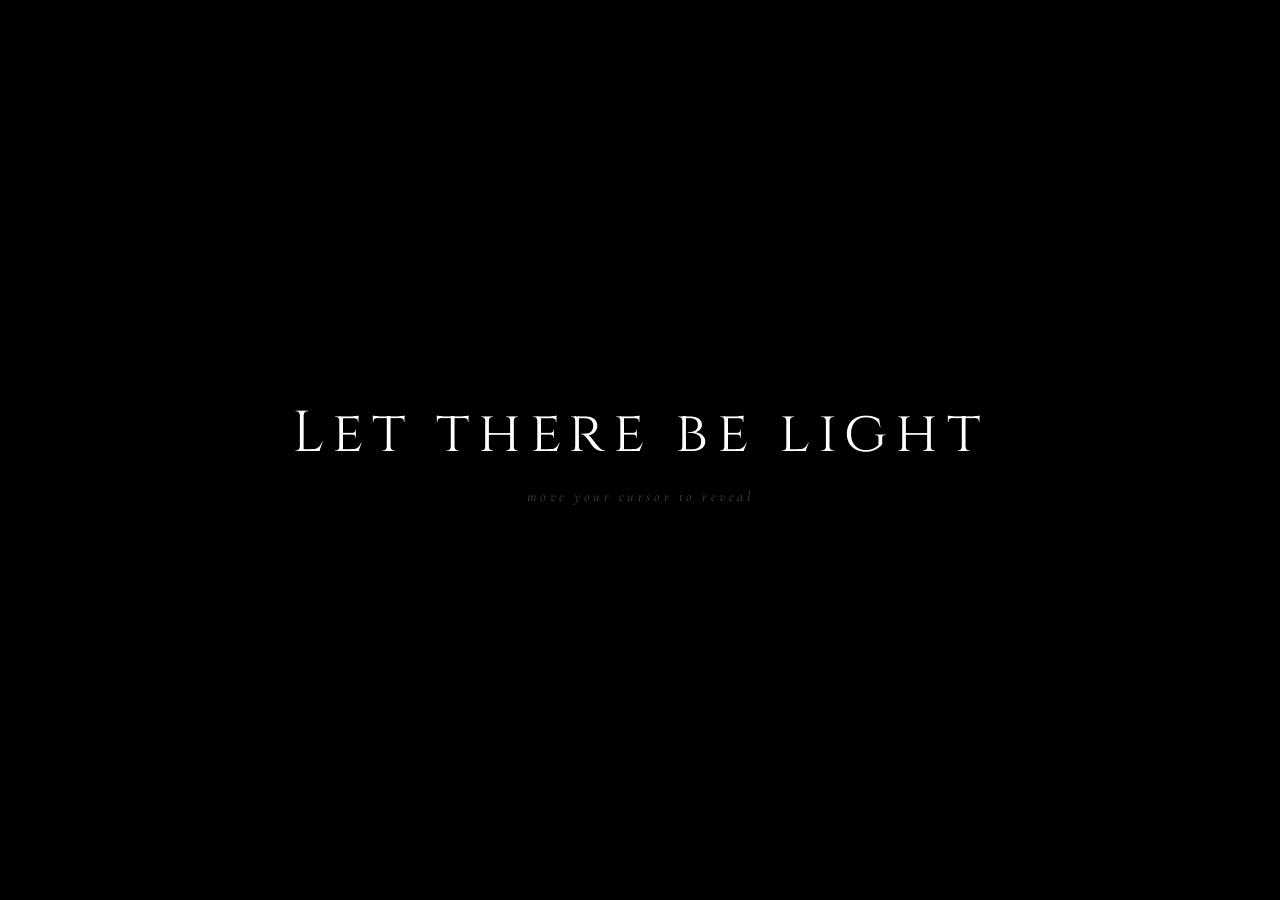
<file: Spotlight/spotlight.html>
<!doctype html>
<html lang="en">
  <head>
    <meta charset="UTF-8" />
    <meta name="viewport" content="width=device-width, initial-scale=1.0" />
    <title>Let There Be Light</title>
    <link
      href="https://fonts.googleapis.com/css2?family=Cinzel:wght@400;700&family=Cormorant+Garamond:ital,wght@0,300;1,300&display=swap"
      rel="stylesheet"
    />
    <link rel="stylesheet" href="spotlight.css">
  </head>
  <body>
    <div class="website">
      <div class="site-content">
        <nav>
          <div class="nav-logo">Lumen</div>
          <ul class="nav-links">
            <li><a href="#">Work</a></li>
            <li><a href="#">Studio</a></li>
            <li><a href="#">Journal</a></li>
          </ul>
          <div class="nav-badge">Available for projects</div>
        </nav>

        <section class="hero">
          <div class="hero-left">
            <div class="hero-eyebrow">Creative Direction</div>
            <h1>Where <span>vision</span><br />becomes light</h1>
            <p class="hero-body">
              We build digital experiences for brands that refuse to be
              ordinary. Strategy, design, and code — as one.
            </p>
            <div class="hero-buttons">
              <a href="#" class="btn-primary">Start a Project</a>
              <a href="#" class="btn-ghost">See our work</a>
            </div>
          </div>

          <div class="hero-right">
            <div class="card card-1">
              <div class="card-icon">✦</div>
              <div>
                <div class="card-label">Latest project</div>
                <div class="card-value">Aurelia Branding</div>
                <div class="card-sub">Visual identity · 2024</div>
              </div>
            </div>
            <div class="card card-2">
              <div class="card-icon">🔥</div>
              <div class="stat-num">48</div>
              <div class="stat-label">Projects shipped</div>
            </div>
            <div class="card card-3">
              <div class="card-icon">⚡</div>
              <div class="stat-num">12</div>
              <div class="stat-label">Awards won</div>
            </div>
          </div>
        </section>

        <div class="ticker">
          <div class="ticker-inner">
            <div class="ticker-item"><span>✦</span>Brand Identity</div>
            <div class="ticker-item"><span>✦</span>Web Design</div>
            <div class="ticker-item"><span>✦</span>Motion Design</div>
            <div class="ticker-item"><span>✦</span>Art Direction</div>
            <div class="ticker-item"><span>✦</span>Digital Strategy</div>
            <div class="ticker-item"><span>✦</span>UI / UX Design</div>
            <div class="ticker-item"><span>✦</span>Brand Identity</div>
            <div class="ticker-item"><span>✦</span>Web Design</div>
            <div class="ticker-item"><span>✦</span>Motion Design</div>
            <div class="ticker-item"><span>✦</span>Art Direction</div>
            <div class="ticker-item"><span>✦</span>Digital Strategy</div>
            <div class="ticker-item"><span>✦</span>UI / UX Design</div>
          </div>
        </div>
      </div>
    </div>

    <div id="darkness"></div>

    <div id="overlayText">
      <div class="big-text">Let there be light</div>
      <div class="hint-text">move your cursor to reveal</div>
    </div>

    <div id="dot"></div>

    <script src="spotlight.js"></script>
  </body>
</html>
</file>
<file: colorblind/colorblind.css>
*,
*::before,
*::after {
  box-sizing: border-box;
  margin: 0;
  padding: 0;
}

:root {
  --bg: #f2f0eb;
  --ink: #111;
  --gray: #bbb;
  --light-gray: #ddd;
  --mid-gray: #888;
  --card-radius: 28px;
}

html {
  scroll-behavior: smooth;
}

body {
  background: var(--bg);
  color: var(--ink);
  font-family: "Unbounded", sans-serif;
  min-height: 100vh;
  overflow-x: hidden;
}

* {
  cursor: none !important;
}
#cursor {
  position: fixed;
  width: 14px;
  height: 14px;
  background: var(--ink);
  border-radius: 50%;
  pointer-events: none;
  z-index: 9999;
  transform: translate(-50%, -50%);
  transition:
    width 0.2s,
    height 0.2s,
    background 0.3s;
  mix-blend-mode: difference;
}
#cursor.big {
  width: 40px;
  height: 40px;
}

.hero {
  min-height: 100svh;
  display: flex;
  flex-direction: column;
  justify-content: space-between;
  padding: 2.5rem 2.5rem 2rem;
  position: relative;
  overflow: hidden;
  background: #111;
  color: #f2f0eb;
}

.hero-blob {
  position: absolute;
  border-radius: 60% 40% 70% 30% / 50% 60% 40% 50%;
  filter: grayscale(1);
  opacity: 0.12;
  pointer-events: none;
  transition:
    filter 0.8s ease,
    opacity 0.8s ease;
}
.hero:hover .hero-blob {
  filter: grayscale(0);
  opacity: 0.3;
}

.blob-1 {
  width: 420px;
  height: 420px;
  background: radial-gradient(circle, #ff2d78, #ff6b35);
  top: -100px;
  right: -80px;
  animation: morph1 8s ease-in-out infinite;
}
.blob-2 {
  width: 280px;
  height: 280px;
  background: radial-gradient(circle, #00e5ff, #7c3aed);
  bottom: 60px;
  left: -60px;
  animation: morph2 10s ease-in-out infinite;
}
.blob-3 {
  width: 180px;
  height: 180px;
  background: radial-gradient(circle, #adff2f, #00e5ff);
  top: 40%;
  right: 20%;
  animation: morph3 7s ease-in-out infinite;
}

@keyframes morph1 {
  0%,
  100% {
    border-radius: 60% 40% 70% 30% / 50% 60% 40% 50%;
  }
  50% {
    border-radius: 30% 70% 40% 60% / 60% 40% 60% 40%;
  }
}
@keyframes morph2 {
  0%,
  100% {
    border-radius: 40% 60% 50% 50% / 60% 40% 60% 40%;
  }
  50% {
    border-radius: 70% 30% 60% 40% / 40% 70% 30% 60%;
  }
}
@keyframes morph3 {
  0%,
  100% {
    border-radius: 50% 50% 60% 40% / 40% 60% 50% 50%;
  }
  50% {
    border-radius: 60% 40% 40% 60% / 60% 40% 60% 40%;
  }
}

.hero-top {
  display: flex;
  justify-content: space-between;
  align-items: flex-start;
  position: relative;
  z-index: 2;
}

.hero-logo {
  font-size: 0.6rem;
  letter-spacing: 0.35em;
  text-transform: uppercase;
  color: #666;
}

.hero-nav {
  display: flex;
  gap: 2rem;
  font-size: 0.6rem;
  letter-spacing: 0.2em;
  text-transform: uppercase;
  color: #555;
}

.hero-center {
  position: relative;
  z-index: 2;
  flex: 1;
  display: flex;
  flex-direction: column;
  justify-content: center;
  padding: 4rem 0 2rem;
}

.hero-eyebrow {
  font-family: "Instrument Serif", serif;
  font-style: italic;
  font-size: clamp(1rem, 2vw, 1.3rem);
  color: #555;
  margin-bottom: 1.5rem;
}

.hero-title {
  font-family: "Unbounded", sans-serif;
  font-size: clamp(3.5rem, 9vw, 9rem);
  font-weight: 900;
  line-height: 0.92;
  letter-spacing: -0.03em;
  margin-bottom: 3rem;
}

.hero-title .line-outline {
  -webkit-text-stroke: 1.5px #f2f0eb;
  color: transparent;
}

.hero-title .line-gray {
  color: #333;
}

.hero-poem-block {
  max-width: 480px;
  font-family: "Instrument Serif", serif;
  font-size: clamp(1.05rem, 1.8vw, 1.4rem);
  line-height: 1.85;
  color: #666;
  font-style: italic;
}

.hero-poem-block strong {
  font-style: normal;
  color: #f2f0eb;
  font-weight: 400;
}

.hero-bottom {
  display: flex;
  justify-content: space-between;
  align-items: flex-end;
  position: relative;
  z-index: 2;
}

.hero-cta {
  display: flex;
  align-items: center;
  gap: 1rem;
  font-size: 0.6rem;
  letter-spacing: 0.2em;
  text-transform: uppercase;
  color: #555;
}

.cta-circle {
  width: 48px;
  height: 48px;
  border-radius: 50%;
  border: 1px solid #333;
  display: flex;
  align-items: center;
  justify-content: center;
  font-size: 1.1rem;
  animation: bounce 2.5s ease-in-out infinite;
}

@keyframes bounce {
  0%,
  100% {
    transform: translateY(0);
  }
  50% {
    transform: translateY(6px);
  }
}

.hero-hint {
  font-family: "Instrument Serif", serif;
  font-style: italic;
  font-size: 0.85rem;
  color: #444;
  text-align: right;
}

.section-label {
  padding: 3.5rem 2.5rem 1.5rem;
  display: flex;
  align-items: center;
  gap: 1.5rem;
}

.section-label span {
  font-size: 0.55rem;
  letter-spacing: 0.35em;
  text-transform: uppercase;
  color: var(--mid-gray);
  white-space: nowrap;
}

.section-label::after {
  content: "";
  flex: 1;
  height: 1px;
  background: var(--light-gray);
}

.bento {
  display: grid;
  padding: 0 2.5rem;
  gap: 14px;
}

.bento-1 {
  grid-template-columns: repeat(12, 1fr);
  grid-template-rows: 300px 260px;
}

.bento-2 {
  margin-top: 14px;
  grid-template-columns: repeat(12, 1fr);
  grid-template-rows: 200px 340px;
}

.b {
  border-radius: var(--card-radius);
  padding: 2rem 2.2rem;
  position: relative;
  overflow: hidden;
  background: #e8e6e1;
  filter: grayscale(1) brightness(0.92);
  transition:
    filter 0.55s cubic-bezier(0.23, 1, 0.32, 1),
    transform 0.35s cubic-bezier(0.23, 1, 0.32, 1),
    box-shadow 0.35s ease;
}

.b:hover {
  filter: grayscale(0) brightness(1);
  transform: scale(1.015) translateY(-3px);
  box-shadow: 0 24px 60px rgba(0, 0, 0, 0.2);
  z-index: 10;
}

.b::after {
  content: "";
  position: absolute;
  inset: 0;
  border-radius: inherit;
  opacity: 0;
  transition: opacity 0.55s cubic-bezier(0.23, 1, 0.32, 1);
  pointer-events: none;
}
.b:hover::after {
  opacity: 1;
}

.c-hot::after {
  background: linear-gradient(135deg, #ff2d78 0%, #ff6b35 100%);
}
.c-lime::after {
  background: linear-gradient(135deg, #adff2f 0%, #00e676 100%);
}
.c-sky::after {
  background: linear-gradient(135deg, #00e5ff 0%, #0091ea 100%);
}
.c-gold::after {
  background: linear-gradient(135deg, #ffd600 0%, #ff6d00 100%);
}
.c-violet::after {
  background: linear-gradient(135deg, #d500f9 0%, #651fff 100%);
}
.c-mint::after {
  background: linear-gradient(135deg, #1de9b6 0%, #00e5ff 100%);
}
.c-coral::after {
  background: linear-gradient(135deg, #ff6e40 0%, #ff1744 100%);
}
.c-indigo::after {
  background: linear-gradient(135deg, #3d5afe 0%, #00e5ff 100%);
}

.b-inner {
  position: relative;
  z-index: 1;
  height: 100%;
  display: flex;
  flex-direction: column;
}

.shape {
  position: absolute;
  pointer-events: none;
  filter: grayscale(1);
  opacity: 0.15;
  z-index: 0;
  transition:
    filter 0.55s ease,
    opacity 0.55s ease;
}
.b:hover .shape {
  filter: grayscale(0);
  opacity: 0.3;
}

.rounded-tri {
  clip-path: polygon(50% 0%, 0% 100%, 100% 100%);
}

.b-tag {
  font-size: 0.5rem;
  letter-spacing: 0.3em;
  text-transform: uppercase;
  color: var(--mid-gray);
  transition: color 0.4s;
}
.b:hover .b-tag {
  color: rgba(255, 255, 255, 0.7);
}

.b-title {
  font-family: "Unbounded", sans-serif;
  font-weight: 700;
  line-height: 1.1;
  color: var(--ink);
  transition: color 0.4s;
}
.b:hover .b-title {
  color: #fff;
}

.b-sub {
  font-family: "Instrument Serif", serif;
  font-style: italic;
  font-size: 0.9rem;
  color: var(--mid-gray);
  margin-top: 0.4rem;
  transition: color 0.4s;
}
.b:hover .b-sub {
  color: rgba(255, 255, 255, 0.8);
}

.b-num {
  font-size: clamp(3rem, 6vw, 5.5rem);
  font-weight: 900;
  line-height: 1;
  color: var(--light-gray);
  transition: color 0.4s;
}
.b:hover .b-num {
  color: rgba(255, 255, 255, 0.25);
}

.b-body {
  font-family: "Instrument Serif", serif;
  font-size: 0.95rem;
  line-height: 1.75;
  color: var(--mid-gray);
  transition: color 0.4s;
}
.b:hover .b-body {
  color: rgba(255, 255, 255, 0.85);
}

.b-arrow {
  width: 40px;
  height: 40px;
  border-radius: 50%;
  border: 1.5px solid var(--light-gray);
  display: flex;
  align-items: center;
  justify-content: center;
  font-size: 1rem;
  color: var(--mid-gray);
  transition:
    border-color 0.4s,
    color 0.4s,
    background 0.4s;
  align-self: flex-start;
}
.b:hover .b-arrow {
  border-color: rgba(255, 255, 255, 0.5);
  color: #fff;
  background: rgba(255, 255, 255, 0.15);
}

.b-dark {
  background: #1a1a1a;
}
.b-dark .b-tag {
  color: #555;
}
.b-dark .b-title {
  color: #e8e6e1;
}
.b-dark .b-body {
  color: #555;
}
.b-dark .b-sub {
  color: #555;
}

.b1 {
  grid-column: span 5;
}
.b2 {
  grid-column: span 3;
}
.b3 {
  grid-column: span 4;
}
.b4 {
  grid-column: span 4;
}
.b5 {
  grid-column: span 5;
}
.b6 {
  grid-column: span 3;
}

.b7 {
  grid-column: span 3;
}
.b8 {
  grid-column: span 6;
}
.b9 {
  grid-column: span 3;
}
.b10 {
  grid-column: span 4;
}
.b11 {
  grid-column: span 4;
}
.b12 {
  grid-column: span 4;
}

.pill-card {
  display: flex;
  align-items: center;
  justify-content: center;
  gap: 1.2rem;
  flex-direction: column;
}

.pill-badge {
  display: inline-flex;
  align-items: center;
  gap: 0.6rem;
  padding: 0.5rem 1.2rem;
  border-radius: 100px;
  background: rgba(0, 0, 0, 0.05);
  font-size: 0.55rem;
  letter-spacing: 0.2em;
  text-transform: uppercase;
  color: var(--mid-gray);
  border: 1px solid var(--light-gray);
  transition:
    background 0.4s,
    border-color 0.4s,
    color 0.4s;
}
.b:hover .pill-badge {
  background: rgba(255, 255, 255, 0.2);
  border-color: rgba(255, 255, 255, 0.4);
  color: #fff;
}

.pill-dot {
  width: 7px;
  height: 7px;
  border-radius: 50%;
  background: currentColor;
}

.marquee-wrap {
  margin: 3.5rem 0;
  overflow: hidden;
  border-top: 1px solid var(--light-gray);
  border-bottom: 1px solid var(--light-gray);
  padding: 1.2rem 0;
  filter: grayscale(1);
  transition: filter 0.5s;
}
.marquee-wrap:hover {
  filter: grayscale(0);
}

.marquee-inner {
  display: flex;
  animation: marquee 18s linear infinite;
  white-space: nowrap;
}

.marquee-item {
  display: inline-flex;
  align-items: center;
  gap: 1.5rem;
  padding: 0 2rem;
  font-size: 0.6rem;
  letter-spacing: 0.3em;
  text-transform: uppercase;
  color: var(--mid-gray);
}

.marquee-dot {
  width: 22px;
  height: 22px;
  border-radius: 50%;
  flex-shrink: 0;
}
.md-hot {
  background: #ff2d78;
}
.md-lime {
  background: #adff2f;
}
.md-sky {
  background: #00e5ff;
}
.md-gold {
  background: #ffd600;
}
.md-violet {
  background: #d500f9;
}
.md-mint {
  background: #1de9b6;
}
.md-coral {
  background: #ff6e40;
}

@keyframes marquee {
  from {
    transform: translateX(0);
  }
  to {
    transform: translateX(-50%);
  }
}

.manifesto-row {
  padding: 0 2.5rem;
  margin-bottom: 14px;
}

.manifesto-card {
  border-radius: var(--card-radius);
  background: #111;
  padding: 5rem 4rem;
  position: relative;
  overflow: hidden;
  filter: grayscale(1);
  transition: filter 0.7s ease;
  text-align: center;
}
.manifesto-card:hover {
  filter: grayscale(0);
}

.manifesto-card::before {
  content: "";
  position: absolute;
  inset: 0;
  background:
    radial-gradient(
      ellipse at 20% 50%,
      rgba(255, 45, 120, 0.28) 0%,
      transparent 50%
    ),
    radial-gradient(
      ellipse at 80% 50%,
      rgba(0, 229, 255, 0.22) 0%,
      transparent 50%
    ),
    radial-gradient(
      ellipse at 50% 100%,
      rgba(173, 255, 47, 0.15) 0%,
      transparent 50%
    );
  opacity: 0;
  transition: opacity 0.7s ease;
}
.manifesto-card:hover::before {
  opacity: 1;
}

.m-tri-1,
.m-tri-2 {
  position: absolute;
  pointer-events: none;
  filter: grayscale(1);
  opacity: 0.06;
  transition:
    filter 0.7s,
    opacity 0.7s;
  clip-path: polygon(50% 0%, 0% 100%, 100% 100%);
}
.manifesto-card:hover .m-tri-1,
.manifesto-card:hover .m-tri-2 {
  filter: grayscale(0);
  opacity: 0.22;
}

.m-tri-1 {
  width: 300px;
  height: 300px;
  background: linear-gradient(135deg, #ff2d78, #ffd600);
  top: -80px;
  left: -60px;
  transform: rotate(-20deg);
}
.m-tri-2 {
  width: 220px;
  height: 220px;
  background: linear-gradient(135deg, #00e5ff, #d500f9);
  bottom: -50px;
  right: -40px;
  transform: rotate(15deg);
}

.manifesto-text {
  position: relative;
  z-index: 1;
}

.manifesto-quote {
  font-family: "Instrument Serif", serif;
  font-style: italic;
  font-size: clamp(2rem, 5vw, 4.5rem);
  font-weight: 400;
  line-height: 1.2;
  color: #e8e6e1;
  margin-bottom: 2.5rem;
}

.manifesto-body {
  font-family: "Instrument Serif", serif;
  font-size: clamp(1rem, 1.8vw, 1.3rem);
  line-height: 2;
  color: #555;
  max-width: 600px;
  margin: 0 auto;
  transition: color 0.7s;
}
.manifesto-card:hover .manifesto-body {
  color: #aaa;
}

footer {
  padding: 2.5rem;
  display: flex;
  justify-content: space-between;
  align-items: center;
  border-top: 1px solid var(--light-gray);
  margin-top: 3rem;
}
.footer-logo {
  font-size: 0.7rem;
  letter-spacing: 0.3em;
  text-transform: uppercase;
  color: var(--mid-gray);
}
.footer-hint {
  font-family: "Instrument Serif", serif;
  font-style: italic;
  font-size: 0.9rem;
  color: var(--light-gray);
}
.footer-copy {
  font-size: 0.55rem;
  letter-spacing: 0.2em;
  color: var(--light-gray);
}

@media (max-width: 1000px) {
  .bento-1,
  .bento-2 {
    grid-template-columns: repeat(6, 1fr);
    grid-template-rows: auto;
  }
  .b1,
  .b2,
  .b3,
  .b4,
  .b5,
  .b6,
  .b7,
  .b8,
  .b9,
  .b10,
  .b11,
  .b12 {
    grid-column: span 3;
  }
  .b1,
  .b8 {
    grid-column: span 6;
  }
}
@media (max-width: 640px) {
  .bento-1,
  .bento-2 {
    grid-template-columns: 1fr 1fr;
  }
  .b1,
  .b8 {
    grid-column: span 2;
  }
  .b2,
  .b3,
  .b4,
  .b5,
  .b6,
  .b7,
  .b9,
  .b10,
  .b11,
  .b12 {
    grid-column: span 1;
  }
  .hero-nav {
    display: none;
  }
  .manifesto-card {
    padding: 3rem 2rem;
  }
  footer {
    flex-direction: column;
    gap: 1rem;
    text-align: center;
  }
}
</file>
<file: Spotlight/spotlight.css>
*,
*::before,
*::after {
  margin: 0;
  padding: 0;
  box-sizing: border-box;
}

html,
body {
  width: 100%;
  height: 100%;
  overflow: hidden;
  cursor: none;
}

.website {
  position: fixed;
  inset: 0;
  background: #0d0d1a;
  font-family: "Cormorant Garamond", serif;
  overflow: hidden;
}

.website::before {
  content: "";
  position: absolute;
  inset: 0;
  background:
    radial-gradient(
      ellipse 80% 60% at 20% 50%,
      rgba(99, 60, 180, 0.35) 0%,
      transparent 60%
    ),
    radial-gradient(
      ellipse 60% 80% at 80% 20%,
      rgba(220, 80, 120, 0.3) 0%,
      transparent 55%
    ),
    radial-gradient(
      ellipse 70% 50% at 60% 80%,
      rgba(40, 160, 200, 0.25) 0%,
      transparent 60%
    ),
    #0d0d1a;
  z-index: 0;
}

.site-content {
  position: relative;
  z-index: 1;
  height: 100%;
  display: flex;
  flex-direction: column;
}

nav {
  display: flex;
  justify-content: space-between;
  align-items: center;
  padding: 28px 60px;
  border-bottom: 1px solid rgba(255, 255, 255, 0.07);
}

.nav-logo {
  font-family: "Cinzel", serif;
  font-size: 1.1rem;
  letter-spacing: 0.35em;
  color: #fff;
  text-transform: uppercase;
}

.nav-links {
  display: flex;
  gap: 40px;
  list-style: none;
}
.nav-links a {
  font-size: 0.72rem;
  letter-spacing: 0.22em;
  text-transform: uppercase;
  color: rgba(255, 255, 255, 0.5);
  text-decoration: none;
}

.nav-badge {
  font-size: 0.65rem;
  padding: 6px 18px;
  border: 1px solid rgba(255, 255, 255, 0.2);
  border-radius: 999px;
  color: rgba(255, 255, 255, 0.6);
  letter-spacing: 0.15em;
  text-transform: uppercase;
}

.hero {
  flex: 1;
  display: grid;
  grid-template-columns: 1fr 1fr;
  align-items: center;
  padding: 0 60px;
}

.hero-left {
  padding-right: 60px;
}

.hero-eyebrow {
  display: inline-flex;
  align-items: center;
  gap: 10px;
  font-size: 0.68rem;
  letter-spacing: 0.35em;
  text-transform: uppercase;
  color: #a78bfa;
  margin-bottom: 28px;
}
.hero-eyebrow::before {
  content: "";
  display: block;
  width: 28px;
  height: 1px;
  background: #a78bfa;
}

h1 {
  font-family: "Cinzel", serif;
  font-size: clamp(2.2rem, 4.5vw, 4.2rem);
  font-weight: 400;
  line-height: 1.1;
  color: #fff;
  margin-bottom: 28px;
}
h1 span {
  background: linear-gradient(135deg, #c084fc, #f472b6, #fb923c);
  -webkit-background-clip: text;
  -webkit-text-fill-color: transparent;
  background-clip: text;
}

.hero-body {
  font-size: 1.05rem;
  font-weight: 300;
  font-style: italic;
  color: rgba(255, 255, 255, 0.45);
  line-height: 1.9;
  margin-bottom: 44px;
  max-width: 400px;
}

.hero-buttons {
  display: flex;
  gap: 16px;
  align-items: center;
}

.btn-primary {
  display: inline-block;
  padding: 14px 36px;
  background: linear-gradient(135deg, #7c3aed, #db2777);
  font-family: "Cinzel", serif;
  font-size: 0.68rem;
  letter-spacing: 0.25em;
  text-transform: uppercase;
  color: #fff;
  border-radius: 4px;
  text-decoration: none;
  box-shadow: 0 0 40px rgba(139, 92, 246, 0.3);
}

.btn-ghost {
  font-size: 0.68rem;
  letter-spacing: 0.2em;
  text-transform: uppercase;
  color: rgba(255, 255, 255, 0.45);
  text-decoration: none;
  display: flex;
  align-items: center;
  gap: 8px;
}
.btn-ghost::after {
  content: "→";
}

.hero-right {
  display: grid;
  grid-template-columns: 1fr 1fr;
  gap: 14px;
}

.card {
  border-radius: 16px;
  padding: 24px;
  border: 1px solid rgba(255, 255, 255, 0.07);
  backdrop-filter: blur(20px);
}
.card-1 {
  background: linear-gradient(
    135deg,
    rgba(124, 58, 237, 0.35),
    rgba(219, 39, 119, 0.2)
  );
  grid-column: 1 / -1;
  display: flex;
  align-items: center;
  gap: 20px;
}
.card-2,
.card-3 {
  background: rgba(255, 255, 255, 0.04);
}

.card-icon {
  width: 48px;
  height: 48px;
  border-radius: 12px;
  display: grid;
  place-items: center;
  font-size: 1.4rem;
  flex-shrink: 0;
}
.card-1 .card-icon {
  background: rgba(167, 139, 250, 0.2);
}
.card-2 .card-icon {
  background: rgba(251, 146, 60, 0.2);
}
.card-3 .card-icon {
  background: rgba(52, 211, 153, 0.2);
}

.card-label {
  font-size: 0.62rem;
  letter-spacing: 0.25em;
  text-transform: uppercase;
  color: rgba(255, 255, 255, 0.35);
  margin-bottom: 4px;
}
.card-value {
  font-family: "Cinzel", serif;
  font-size: 1.1rem;
  color: #fff;
}
.card-sub {
  font-size: 0.78rem;
  font-style: italic;
  color: rgba(255, 255, 255, 0.35);
  margin-top: 2px;
}
.stat-num {
  font-family: "Cinzel", serif;
  font-size: 1.8rem;
  color: #fff;
  margin-top: 8px;
}
.stat-label {
  font-size: 0.62rem;
  letter-spacing: 0.2em;
  text-transform: uppercase;
  color: rgba(255, 255, 255, 0.35);
  margin-top: 4px;
}

.ticker {
  border-top: 1px solid rgba(255, 255, 255, 0.06);
  padding: 16px 0;
  overflow: hidden;
}
.ticker-inner {
  display: flex;
  gap: 80px;
  white-space: nowrap;
  animation: ticker 18s linear infinite;
}
.ticker-item {
  font-size: 0.65rem;
  letter-spacing: 0.3em;
  text-transform: uppercase;
  color: rgba(255, 255, 255, 0.2);
  flex-shrink: 0;
}
.ticker-item span {
  color: rgba(167, 139, 250, 0.6);
  margin-right: 8px;
}
@keyframes ticker {
  from {
    transform: translateX(0);
  }
  to {
    transform: translateX(-50%);
  }
}

#darkness {
  position: fixed;
  inset: 0;
  z-index: 100;
  background: #000;
  -webkit-mask-image: radial-gradient(
    circle var(--r, 0px) at var(--x, 50%) var(--y, 50%),
    transparent 85%,
    black 100%
  );
  mask-image: radial-gradient(
    circle var(--r, 0px) at var(--x, 50%) var(--y, 50%),
    transparent 85%,
    black 100%
  );
  pointer-events: none;
}

#overlayText {
  position: fixed;
  inset: 0;
  z-index: 200;
  display: flex;
  flex-direction: column;
  align-items: center;
  justify-content: center;
  pointer-events: none;
  gap: 16px;
  transition: opacity 0.8s ease;
}
#overlayText.gone {
  opacity: 0;
}

.big-text {
  font-family: "Cinzel", serif;
  font-size: clamp(1.8rem, 4.5vw, 3.8rem);
  font-weight: 400;
  color: #fff;
  letter-spacing: 0.15em;
  text-align: center;
  opacity: 0;
  animation: fadeUp 1.6s cubic-bezier(0.22, 1, 0.36, 1) 0.5s forwards;
}
.hint-text {
  font-family: "Cormorant Garamond", serif;
  font-style: italic;
  font-size: 0.88rem;
  color: rgba(255, 255, 255, 0.28);
  letter-spacing: 0.25em;
  opacity: 0;
  animation: fadeUp 1.2s ease 2s forwards;
}
@keyframes fadeUp {
  from {
    opacity: 0;
    transform: translateY(12px);
  }
  to {
    opacity: 1;
    transform: translateY(0);
  }
}

#dot {
  position: fixed;
  width: 6px;
  height: 6px;
  border-radius: 50%;
  background: rgba(255, 255, 255, 0.9);
  box-shadow: 0 0 14px 4px rgba(167, 139, 250, 0.6);
  pointer-events: none;
  z-index: 300;
  transform: translate(-50%, -50%);
  opacity: 0;
  transition: opacity 0.3s;
}
</file>
